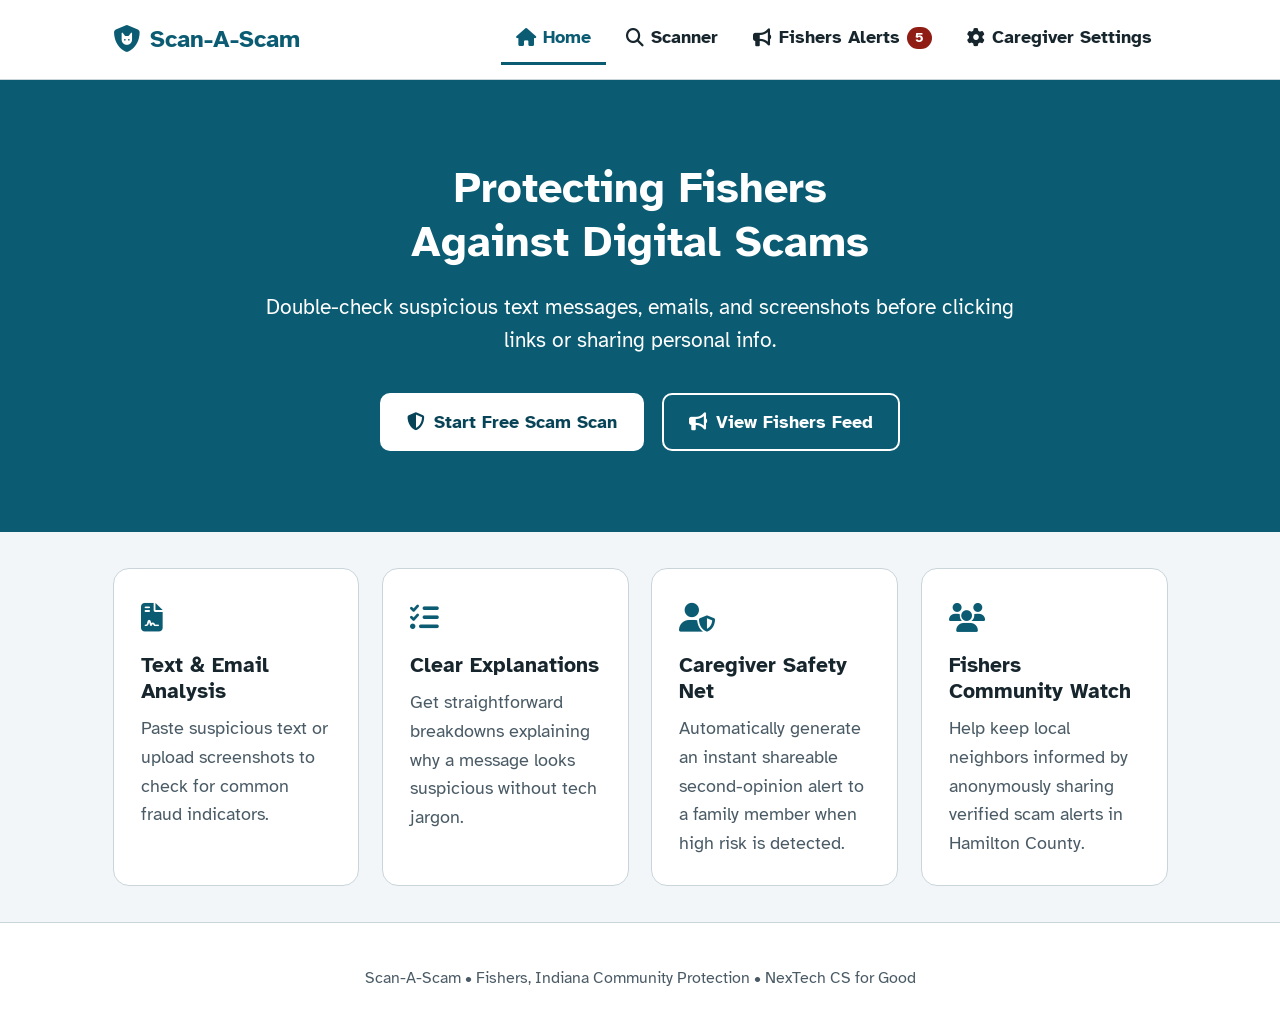
<file: index.html>
<!DOCTYPE html>
<html lang="en">
<head>
    <meta charset="UTF-8">
    <meta name="viewport" content="width=device-width, initial-scale=1.0">
    <title>Scan-A-Scam | Home</title>

    <link rel="preconnect" href="https://fonts.googleapis.com">
    <link rel="preconnect" href="https://fonts.gstatic.com" crossorigin>
    <link href="https://fonts.googleapis.com/css2?family=Atkinson+Hyperlegible:ital,wght@0,400;0,700;1,400;1,700&display=swap" rel="stylesheet">
    <link rel="stylesheet" href="https://cdnjs.cloudflare.com/ajax/libs/font-awesome/6.4.0/css/all.min.css">

    <link rel="stylesheet" href="css/style.css">
</head>
<body>

    <!-- Header Navbar -->
    <header>
        <nav>
            <div class="brand-logo" onclick="window.location.href='index.html'">
                <i class="fa-solid fa-shield-cat"></i>
                <h2>Scan-A-Scam</h2>
            </div>
            <div class="nav-links">
                <a href="index.html" class="nav-btn active"><i class="fa-solid fa-house"></i> Home</a>
                <a href="pages/upload.html" class="nav-btn"><i class="fa-solid fa-magnifying-glass"></i> Scanner</a>
                <a href="pages/community.html" class="nav-btn"><i class="fa-solid fa-bullhorn"></i> Fishers Alerts <span class="badge" id="badge-count">5</span></a>
                <a href="pages/caregiver.html" class="nav-btn"><i class="fa-solid fa-gear"></i> Caregiver Settings</a>
            </div>
        </nav>
    </header>

    <main>
        <!-- Hero Section -->
        <section class="hero">
            <h1>Protecting Fishers Against Digital Scams</h1>
            <p>Double-check suspicious text messages, emails, and screenshots before clicking links or sharing personal info.</p>
            <div class="hero-buttons">
                <a href="pages/upload.html" class="btn btn-white"><i class="fa-solid fa-shield-halved"></i> Start Free Scam Scan</a>
                <a href="pages/community.html" class="btn btn-outline-hero"><i class="fa-solid fa-bullhorn"></i> View Fishers Feed</a>
            </div>
        </section>

        <!-- Feature Grid Cards -->
        <div class="card-grid">
            <div class="card">
                <div class="card-icon"><i class="fa-solid fa-file-contract"></i></div>
                <h3>Text &amp; Email Analysis</h3>
                <p>Paste suspicious text or upload screenshots to check for common fraud indicators.</p>
            </div>

            <div class="card">
                <div class="card-icon"><i class="fa-solid fa-list-check"></i></div>
                <h3>Clear Explanations</h3>
                <p>Get straightforward breakdowns explaining why a message looks suspicious without tech jargon.</p>
            </div>

            <div class="card">
                <div class="card-icon"><i class="fa-solid fa-user-shield"></i></div>
                <h3>Caregiver Safety Net</h3>
                <p>Automatically generate an instant shareable second-opinion alert to a family member when high risk is detected.</p>
            </div>

            <div class="card">
                <div class="card-icon"><i class="fa-solid fa-users"></i></div>
                <h3>Fishers Community Watch</h3>
                <p>Help keep local neighbors informed by anonymously sharing verified scam alerts in Hamilton County.</p>
            </div>
        </div>
    </main>

    <footer>
        <p>Scan-A-Scam • Fishers, Indiana Community Protection • NexTech CS for Good</p>
    </footer>

    <script src="js/app.js"></script>
</body>
</html>
</file>
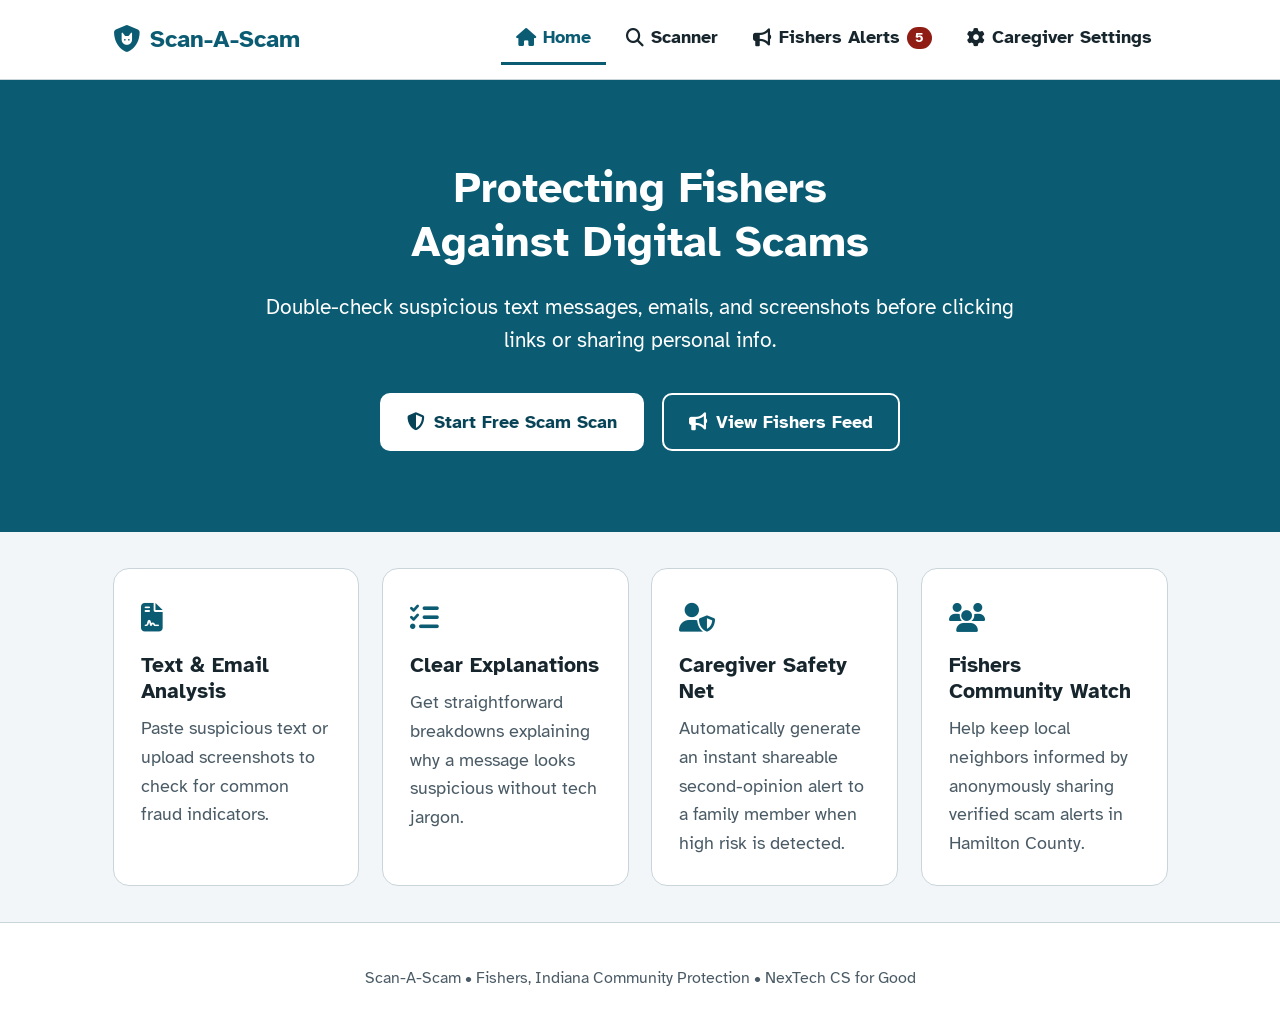
<file: pages/index.html>
<!DOCTYPE html>
<html lang="en">
<head>
    <meta charset="UTF-8">
    <meta name="viewport" content="width=device-width, initial-scale=1.0">
    <title>Scan-A-Scam | Home</title>
    
    <link rel="preconnect" href="https://fonts.googleapis.com">
    <link rel="preconnect" href="https://fonts.gstatic.com" crossorigin>
    <link href="https://fonts.googleapis.com/css2?family=Atkinson+Hyperlegible:ital,wght@0,400;0,700;1,400;1,700&display=swap" rel="stylesheet">
    <link rel="stylesheet" href="https://cdnjs.cloudflare.com/ajax/libs/font-awesome/6.4.0/css/all.min.css">
    
    <link rel="stylesheet" href="../css/style.css">
</head>
<body>

    <!-- Header Navbar -->
    <header>
        <nav>
            <div class="brand-logo" onclick="window.location.href='index.html'">
                <i class="fa-solid fa-shield-cat"></i>
                <h2>Scan-A-Scam</h2>
            </div>
            <div class="nav-links">
                <a href="index.html" class="nav-btn active"><i class="fa-solid fa-house"></i> Home</a>
                <a href="upload.html" class="nav-btn"><i class="fa-solid fa-magnifying-glass"></i> Scanner</a>
                <a href="community.html" class="nav-btn"><i class="fa-solid fa-bullhorn"></i> Fishers Alerts <span class="badge" id="badge-count">5</span></a>
                <a href="caregiver.html" class="nav-btn"><i class="fa-solid fa-gear"></i> Caregiver Settings</a>
            </div>
        </nav>
    </header>

    <main>
        <!-- Hero Section -->
        <section class="hero">
            <h1>Protecting Fishers Against Digital Scams</h1>
            <p>Double-check suspicious text messages, emails, and screenshots before clicking links or sharing personal info.</p>
            <div class="hero-buttons">
                <a href="upload.html" class="btn btn-white"><i class="fa-solid fa-shield-halved"></i> Start Free Scam Scan</a>
                <a href="community.html" class="btn btn-outline-hero"><i class="fa-solid fa-bullhorn"></i> View Fishers Feed</a>
            </div>
        </section>

        <!-- Feature Grid Cards -->
        <div class="card-grid">
            <div class="card">
                <div class="card-icon"><i class="fa-solid fa-file-contract"></i></div>
                <h3>Text &amp; Email Analysis</h3>
                <p>Paste suspicious text or upload screenshots to check for common fraud indicators.</p>
            </div>

            <div class="card">
                <div class="card-icon"><i class="fa-solid fa-list-check"></i></div>
                <h3>Clear Explanations</h3>
                <p>Get straightforward breakdowns explaining why a message looks suspicious without tech jargon.</p>
            </div>

            <div class="card">
                <div class="card-icon"><i class="fa-solid fa-user-shield"></i></div>
                <h3>Caregiver Safety Net</h3>
                <p>Automatically generate an instant shareable second-opinion alert to a family member when high risk is detected.</p>
            </div>

            <div class="card">
                <div class="card-icon"><i class="fa-solid fa-users"></i></div>
                <h3>Fishers Community Watch</h3>
                <p>Help keep local neighbors informed by anonymously sharing verified scam alerts in Hamilton County.</p>
            </div>
        </div>
    </main>

    <footer>
        <p>Scan-A-Scam • Fishers, Indiana Community Protection • NexTech CS for Good</p>
    </footer>

    <script src="../js/app.js"></script>
</body>
</html>
</file>
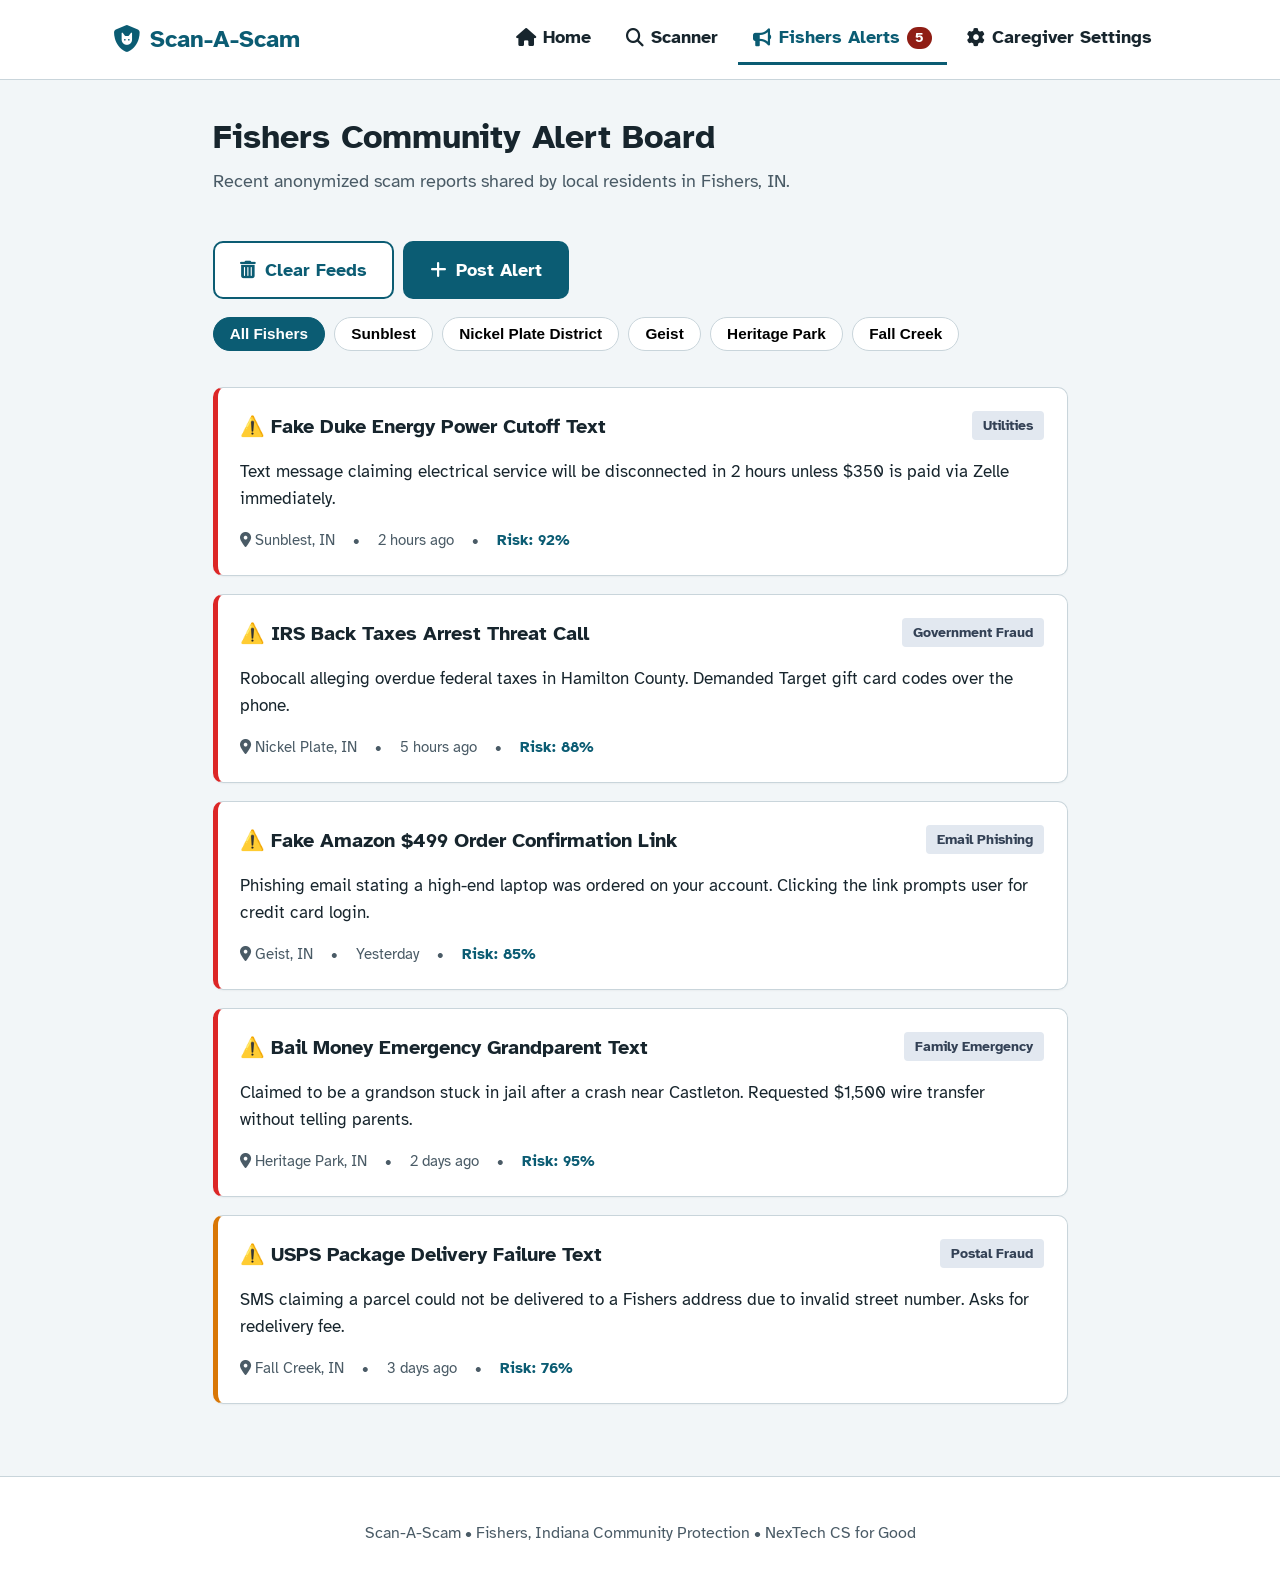
<file: pages/community.html>
<!DOCTYPE html>
<html lang="en">
<head>
    <meta charset="UTF-8">
    <meta name="viewport" content="width=device-width, initial-scale=1.0">
    <title>Scan-A-Scam | Fishers Alerts</title>

    <link rel="preconnect" href="https://fonts.googleapis.com">
    <link rel="preconnect" href="https://fonts.gstatic.com" crossorigin>
    <link href="https://fonts.googleapis.com/css2?family=Atkinson+Hyperlegible:ital,wght@0,400;0,700;1,400;1,700&display=swap" rel="stylesheet">
    <link rel="stylesheet" href="https://cdnjs.cloudflare.com/ajax/libs/font-awesome/6.4.0/css/all.min.css">

    <link rel="stylesheet" href="../css/style.css">
    <link rel="stylesheet" href="../css/community.css">
</head>
<body>

    <header>
        <nav>
            <div class="brand-logo" onclick="window.location.href='../index.html'">
                <i class="fa-solid fa-shield-cat"></i>
                <h2>Scan-A-Scam</h2>
            </div>
            <div class="nav-links">
                <a href="../index.html" class="nav-btn"><i class="fa-solid fa-house"></i> Home</a>
                <a href="upload.html" class="nav-btn"><i class="fa-solid fa-magnifying-glass"></i> Scanner</a>
                <a href="community.html" class="nav-btn active"><i class="fa-solid fa-bullhorn"></i> Fishers Alerts <span class="badge" id="badge-count">5</span></a>
                <a href="caregiver.html" class="nav-btn"><i class="fa-solid fa-gear"></i> Caregiver Settings</a>
            </div>
        </nav>
    </header>

    <main class="page-container">
        <div class="community-header-row">
            <div>
                <h2 class="page-title">Fishers Community Alert Board</h2>
                <p class="page-subtitle">Recent anonymized scam reports shared by local residents in Fishers, IN.</p>
            </div>
            <!-- Added Clear Feeds Button alongside Post Alert -->
            <div style="display: flex; gap: 0.5rem; flex-wrap: wrap;">
                <button class="btn btn-outline" onclick="clearCommunityFeed()"><i class="fa-solid fa-trash-can"></i> Clear Feeds</button>
                <button class="btn btn-primary" onclick="openPostModal()"><i class="fa-solid fa-plus"></i> Post Alert</button>
            </div>
        </div>

        <!-- Neighborhood Filter Chips -->
        <div class="filter-bar">
            <button class="filter-chip active" onclick="applyFilter('All', this)">All Fishers</button>
            <button class="filter-chip" onclick="applyFilter('Sunblest', this)">Sunblest</button>
            <button class="filter-chip" onclick="applyFilter('Nickel Plate', this)">Nickel Plate District</button>
            <button class="filter-chip" onclick="applyFilter('Geist', this)">Geist</button>
            <button class="filter-chip" onclick="applyFilter('Heritage Park', this)">Heritage Park</button>
            <button class="filter-chip" onclick="applyFilter('Fall Creek', this)">Fall Creek</button>
        </div>

        <!-- Dynamic Feed List -->
        <div id="alerts-feed-container"></div>
    </main>

    <footer>
        <p>Scan-A-Scam • Fishers, Indiana Community Protection • NexTech CS for Good</p>
    </footer>

    <script src="../js/app.js"></script>
</body>
</html>
</file>
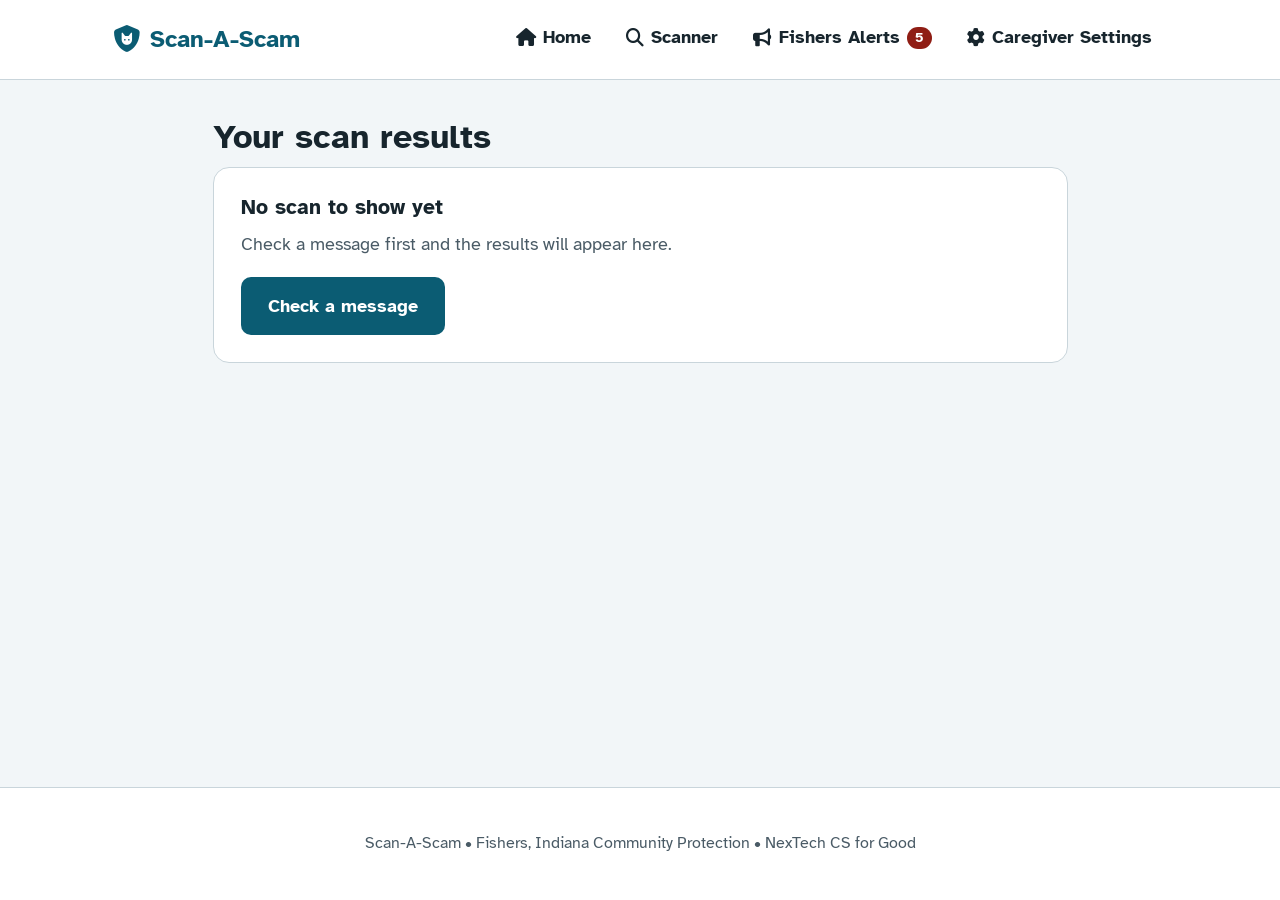
<file: pages/results.html>
<!DOCTYPE html>
<html lang="en">
<head>
    <meta charset="UTF-8">
    <meta name="viewport" content="width=device-width, initial-scale=1.0">
    <title>Scan-A-Scam | Results</title>
    <link rel="preconnect" href="https://fonts.googleapis.com">
    <link rel="preconnect" href="https://fonts.gstatic.com" crossorigin>
    <link href="https://fonts.googleapis.com/css2?family=Atkinson+Hyperlegible:ital,wght@0,400;0,700;1,400;1,700&display=swap" rel="stylesheet">
    <link rel="stylesheet" href="https://cdnjs.cloudflare.com/ajax/libs/font-awesome/6.4.0/css/all.min.css">
    <link rel="stylesheet" href="../css/style.css">
    <link rel="stylesheet" href="../css/results.css">
</head>
<body>
    <header>
        <nav>
            <div class="brand-logo" onclick="window.location.href='../index.html'">
                <i class="fa-solid fa-shield-cat"></i>
                <h2>Scan-A-Scam</h2>
            </div>
            <div class="nav-links">
                <a href="../index.html" class="nav-btn"><i class="fa-solid fa-house"></i> Home</a>
                <a href="upload.html" class="nav-btn"><i class="fa-solid fa-magnifying-glass"></i> Scanner</a>
                <a href="community.html" class="nav-btn"><i class="fa-solid fa-bullhorn"></i> Fishers Alerts <span class="badge" id="badge-count">5</span></a>
                <a href="caregiver.html" class="nav-btn"><i class="fa-solid fa-gear"></i> Caregiver Settings</a>
            </div>
        </nav>
    </header>

    <main class="page-container">
        <h1 class="page-title">Your scan results</h1>

        <section id="empty-state" class="card hidden">
            <h3>No scan to show yet</h3>
            <p>Check a message first and the results will appear here.</p>
            <p style="margin-top: 1rem;"><a href="upload.html" class="btn btn-primary">Check a message</a></p>
        </section>

        <div id="results" class="hidden">
            <div id="risk-banner" class="risk-gauge" role="status">
                <div id="res-title-display" class="score-title"><i id="res-icon" aria-hidden="true"></i><span></span></div>
                <p id="res-category" class="score-category"></p>
                <div id="meter" class="meter" role="meter" aria-label="Risk score" aria-valuemin="0" aria-valuemax="100"><div id="meter-fill" class="meter-fill"></div></div>
                <div id="res-score-display" class="score-display"></div>
            </div>

            <div class="card result-card-spacing">
                <h3>What we found</h3>
                <p id="res-summary" style="color: var(--text-main);"></p>
            </div>

            <section id="ai-insight-card" class="ai-insight-card result-card-spacing" aria-labelledby="ai-insight-heading">
                <div class="ai-insight-icon" aria-hidden="true"><i class="fa-solid fa-lightbulb"></i></div>
                <div>
                    <p class="ai-insight-label">key findings</p>
                    <h2 id="ai-insight-heading"></h2>
                    <ul id="ai-insight-points" class="bullet-list"></ul>
                </div>
            </section>

            <div class="card result-card-spacing">
                <h3>Warning signs</h3>
                <ul id="res-flags-container" class="bullet-list"></ul>
            </div>

            <div class="card result-card-spacing">
                <h3>What you should do</h3>
                <ul id="res-steps-container" class="bullet-list"></ul>
            </div>

            <div id="caregiver-alert-card" class="card caregiver-emergency-card result-card-spacing hidden">
                <h3>Ask someone you trust</h3>
                <p id="caregiver-contact-display"></p>
                <div id="caregiver-msg-preview" class="share-preview-box"></div>
                <div class="button-group">
                    <button class="btn btn-primary" onclick="sendCaregiverSMS()"><i class="fa-solid fa-comment-sms"></i> Text them</button>
                    <button class="btn btn-outline" onclick="sendCaregiverEmail()"><i class="fa-solid fa-envelope"></i> Email them</button>
                </div>
                <div id="caregiver-sent-status" class="status-msg-green" style="display: none;"></div>
            </div>

            <div class="card result-card-spacing">
                <div class="share-box-content">
                    <div>
                        <h3>Warn your neighbors</h3>
                        <p class="share-box-sub">Share this scam anonymously on the Fishers alert board.</p>
                    </div>
                    <button class="btn btn-outline" onclick="openCustomPostModal()"><i class="fa-solid fa-bullhorn"></i> Share alert</button>
                </div>
                <div id="post-status-msg" class="status-msg-blue" style="display: none;"></div>
            </div>

            <div class="action-buttons">
                <a href="upload.html" class="btn btn-primary"><i class="fa-solid fa-rotate-right"></i> Check another message</a>
            </div>
        </div>
    </main>

    <footer>
        <p>Scan-A-Scam • Fishers, Indiana Community Protection • NexTech CS for Good</p>
    </footer>

    <script src="../js/app.js"></script>
    <script src="../js/results.js"></script>
</body>
</html>
</file>
<file: css/style.css>
:root {
    --bg: #F2F6F8;
    --surface: #FFFFFF;
    --text-main: #17252D;
    --text-muted: #4A5B66;
    --primary: #0B5C73;
    --primary-dark: #084457;
    --accent-bg: #E6F2F6;
    --border-color: #C9D5DB;
    --danger-bg: #FDECEA;  --danger-border: #E0958F;  --danger-text: #8F1D14;
    --warning-bg: #FFF3D6; --warning-border: #E3B34F; --warning-text: #6B4300;
    --success-bg: #E4F5EA; --success-border: #7DBE95; --success-text: #14532D;
    --radius-md: 10px;
    --radius-lg: 16px;
}
* { box-sizing: border-box; }
html { font-size: 112.5%; } /* 18px base: easier reading for older eyes */
body {
    margin: 0;
    background: var(--bg);
    color: var(--text-main);
    font-family: "Atkinson Hyperlegible", "Segoe UI", Tahoma, Verdana, sans-serif;
    line-height: 1.6;
    min-height: 100vh;
    display: flex;
    flex-direction: column;
}
main { flex: 1; width: 100%; }
h1, h2, h3 { line-height: 1.25; margin: 0 0 .5rem; }
a { color: var(--primary); }
:focus-visible { outline: 3px solid #1D6FE0; outline-offset: 2px; }
.hidden { display: none !important; }

/* Navbar */
header { background: var(--surface); border-bottom: 1px solid var(--border-color); }
header nav {
    max-width: 1100px; margin: 0 auto; padding: .75rem 1.25rem;
    display: flex; align-items: center; justify-content: space-between; flex-wrap: wrap; gap: .5rem 1.5rem;
}
.brand-logo { display: flex; align-items: center; gap: .6rem; cursor: pointer; color: var(--primary); }
.brand-logo h2 { margin: 0; font-size: 1.35rem; }
.brand-logo i { font-size: 1.5rem; }
.nav-links { display: flex; flex-wrap: wrap; gap: .25rem; }
.nav-btn {
    display: inline-flex; align-items: center; gap: .4rem;
    padding: .55rem .85rem; font-weight: 700; text-decoration: none;
    color: var(--text-main); border-bottom: 3px solid transparent; border-radius: 6px 6px 0 0;
}
.nav-btn:hover { background: var(--accent-bg); }
.nav-btn.active { color: var(--primary); border-bottom-color: var(--primary); }
.badge {
    background: var(--danger-text); color: #fff; font-size: .75rem; font-weight: 700;
    min-width: 1.4rem; padding: 0 .4rem; border-radius: 999px; text-align: center;
}

/* Buttons */
.btn {
    display: inline-flex; align-items: center; justify-content: center; gap: .5rem;
    min-height: 48px; padding: .7rem 1.4rem; border-radius: var(--radius-md);
    border: 2px solid transparent; font: inherit; font-weight: 700; text-decoration: none; cursor: pointer;
}
.btn-primary { background: var(--primary); color: #fff; }
.btn-primary:hover { background: var(--primary-dark); }
.btn-outline { background: var(--surface); color: var(--primary); border-color: var(--primary); }
.btn-outline:hover { background: var(--accent-bg); }
.btn-success { background: #1B6B3A; color: #fff; }
.btn-success:hover { background: #14532D; }
.btn-white { background: #fff; color: var(--primary-dark); }
.btn-outline-hero { background: transparent; color: #fff; border-color: #fff; }
.btn-outline-hero:hover { background: rgba(255,255,255,.15); }
.btn[disabled] { opacity: .6; cursor: not-allowed; }

/* Layout */
.page-container { max-width: 900px; margin: 0 auto; padding: 2rem 1.25rem 3rem; }
.page-title { font-size: 1.9rem; }
.page-subtitle { color: var(--text-muted); margin: 0 0 1.5rem; max-width: 60ch; }
/* Update these hero rules in your existing css/style.css file */
.hero { background: var(--primary); color: #fff; padding: 4.5rem 1.25rem; text-align: center; }
.hero > * { max-width: 1100px; margin-left: auto; margin-right: auto; }
.hero h1 { font-size: 2.4rem; max-width: 18ch; margin: 0 auto 1.25rem auto; }
.hero p { font-size: 1.15rem; max-width: 55ch; margin: 0 auto 2rem auto; }
.hero-buttons { display: flex; justify-content: center; flex-wrap: wrap; gap: 1rem; margin-top: 2rem; }
.card-grid {
    max-width: 1100px; margin: 2rem auto; padding: 0 1.25rem;
    display: grid; grid-template-columns: repeat(auto-fit, minmax(240px, 1fr)); gap: 1.25rem;
}
.card { background: var(--surface); border: 1px solid var(--border-color); border-radius: var(--radius-lg); padding: 1.5rem; }
.card h3 { font-size: 1.15rem; }
.card p { margin: 0; color: var(--text-muted); }
.card-icon { font-size: 1.6rem; color: var(--primary); margin-bottom: .6rem; }
footer { text-align: center; color: var(--text-muted); font-size: .9rem; padding: 1.5rem 1rem; border-top: 1px solid var(--border-color); background: var(--surface); }

.spinner {
    width: 44px; height: 44px; margin: 0 auto;
    border: 5px solid var(--border-color); border-top-color: var(--primary);
    border-radius: 50%; animation: spin 1s linear infinite;
}
@keyframes spin { to { transform: rotate(360deg); } }
@media (prefers-reduced-motion: reduce) { .spinner { animation-duration: 3s; } * { transition: none !important; } }
@media (max-width: 600px) { .hero h1 { font-size: 1.9rem; } .page-title { font-size: 1.6rem; } }
</file>
<file: css/community.css>
.community-header-row {
    display: flex;
    justify-content: space-between;
    align-items: center;
    flex-wrap: wrap;
    gap: 1rem;
    margin-bottom: 1rem;
}

.filter-bar {
    display: flex;
    gap: 0.5rem;
    overflow-x: auto;
    padding-bottom: 0.5rem;
    margin-bottom: 1.5rem;
}

.filter-chip {
    background: white;
    border: 1px solid var(--border-color);
    padding: 0.4rem 0.9rem;
    border-radius: 9999px;
    font-size: 0.85rem;
    font-weight: 600;
    cursor: pointer;
    white-space: nowrap;
    transition: all 0.15s ease;
}

.filter-chip.active {
    background: var(--primary);
    color: white;
    border-color: var(--primary);
}

.alert-card {
    background: var(--surface);
    border: 1px solid var(--border-color);
    border-left: 5px solid var(--primary);
    border-radius: var(--radius-md);
    padding: 1.25rem;
    margin-bottom: 1rem;
    box-shadow: 0 1px 2px rgba(0,0,0,0.04);
}

.alert-card.high-threat {
    border-left-color: #dc2626;
}

.alert-card.med-threat {
    border-left-color: #d97706;
}

.alert-header {
    display: flex;
    justify-content: space-between;
    align-items: flex-start;
    margin-bottom: 0.5rem;
    gap: 1rem;
}

.alert-title {
    font-weight: 700;
    font-size: 1.1rem;
}

.alert-tag {
    font-size: 0.75rem;
    font-weight: 700;
    padding: 0.2rem 0.6rem;
    border-radius: 4px;
    background: #e2e8f0;
    color: #334155;
    white-space: nowrap;
}

.alert-meta {
    margin-top: 0.75rem;
    font-size: 0.825rem;
    color: var(--text-muted);
    display: flex;
    gap: 1rem;
}
</file>
<file: css/results.css>
/* Results page */
.risk-gauge { border-radius: var(--radius-lg); padding: 2rem; margin-bottom: 1.5rem; border: 2px solid; }
.risk-gauge.high   { background: var(--danger-bg);  border-color: var(--danger-border);  color: var(--danger-text); }
.risk-gauge.medium { background: var(--warning-bg); border-color: var(--warning-border); color: var(--warning-text); }
.risk-gauge.low    { background: var(--success-bg); border-color: var(--success-border); color: var(--success-text); }
.score-title { font-size: 2.2rem; font-weight: 700; line-height: 1.15; }
.score-title i { margin-right: .5rem; }
.score-category { margin: .35rem 0 1.25rem; font-weight: 700; }
.meter { height: 14px; background: rgba(255,255,255,.75); border-radius: 7px; overflow: hidden; border: 1px solid currentColor; }
.meter-fill { height: 100%; width: 0; background: currentColor; transition: width .6s ease; }
.score-display { margin-top: .5rem; font-weight: 700; }
.result-card-spacing { margin-bottom: 1.5rem; }
.bullet-list { padding-left: 1.4rem; margin: .5rem 0 0; }
.bullet-list li { margin-bottom: .6rem; }
.ai-insight-card {
    display: grid;
    grid-template-columns: auto 1fr;
    gap: 1rem;
    align-items: start;
    padding: 1.5rem;
    border: 2px solid;
    border-radius: var(--radius-lg);
}
.ai-insight-card.high { background: var(--danger-bg); border-color: var(--danger-border); color: var(--danger-text); }
.ai-insight-card.medium { background: var(--warning-bg); border-color: var(--warning-border); color: var(--warning-text); }
.ai-insight-card.low { background: var(--success-bg); border-color: var(--success-border); color: var(--success-text); }
.ai-insight-icon { font-size: 1.8rem; line-height: 1; }
.ai-insight-label { margin: 0 0 .25rem; font-size: .85rem; font-weight: 700; text-transform: uppercase; letter-spacing: .04em; }
.ai-insight-card h2 { margin: 0; font-size: 1.35rem; line-height: 1.25; }
.ai-insight-card .bullet-list { margin-top: .75rem; }
.caregiver-emergency-card { background: var(--danger-bg); border: 2px solid var(--danger-border); }
.share-preview-box { background: #fff; border: 1px solid var(--border-color); border-radius: var(--radius-md); padding: 1rem; margin: 1rem 0; font-style: italic; }
.button-group, .action-buttons { display: flex; flex-wrap: wrap; gap: .75rem; }
.share-box-content { display: flex; justify-content: space-between; align-items: center; flex-wrap: wrap; gap: 1rem; }
.share-box-sub { color: var(--text-muted); font-size: .95rem; margin: .25rem 0 0; }
.status-msg-blue, .status-msg-green { margin-top: .75rem; font-weight: 700; }
.status-msg-blue { color: var(--primary); }
.status-msg-green { color: #15803D; }
</file>
